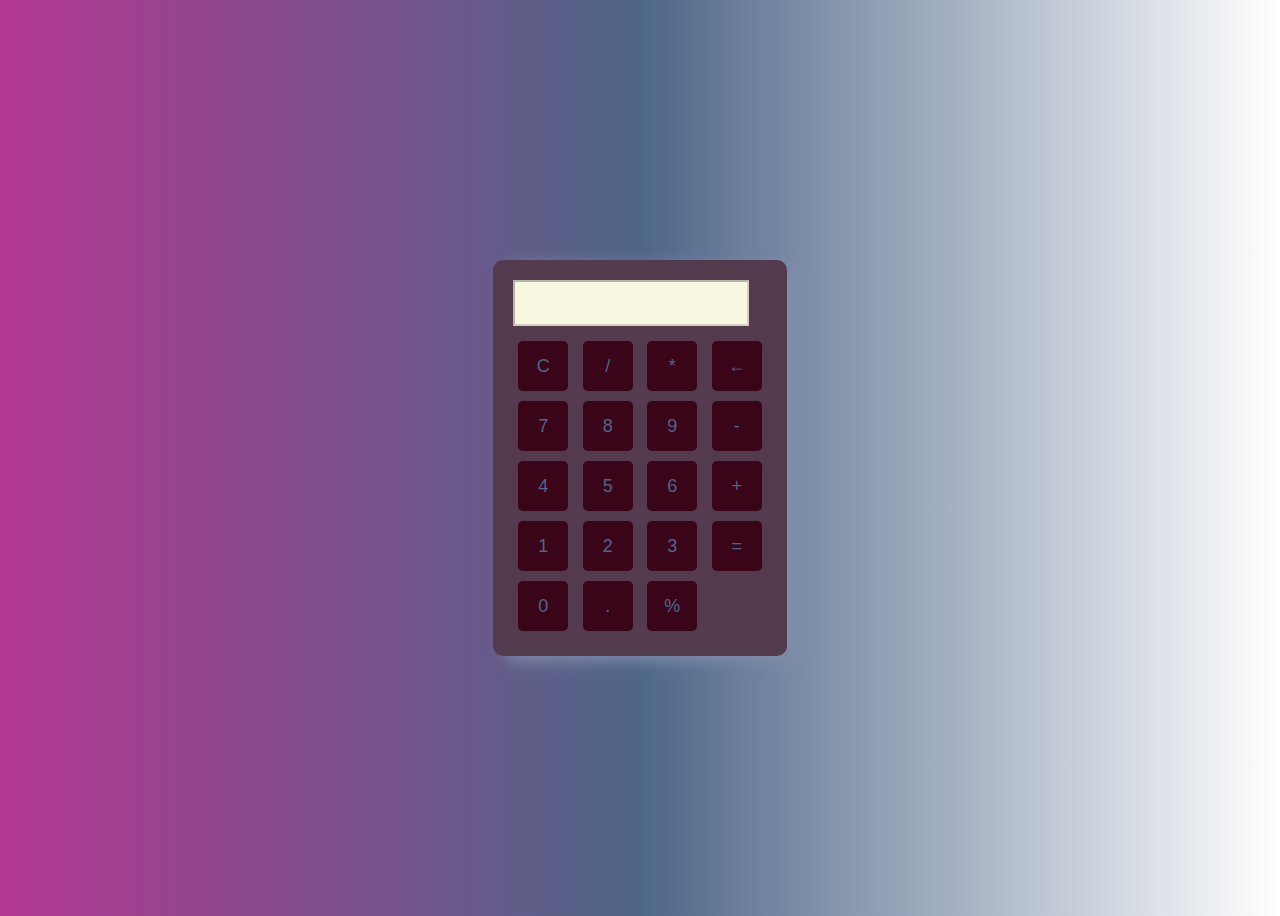
<file: calculator/index.html>
<!DOCTYPE html>
<html lang="en">
<head>
  <meta charset="UTF-8" />
  <meta name="viewport" content="width=device-width, initial-scale=1.0"/>
  <title>Calculator</title>
  <link rel="stylesheet" href="style.css">
  
</head>
<body>
  <div class="calculator">
    <input type="text" id="display" disabled />
    <div class="buttons">
      <button onclick="clearDisplay()">C</button>
      <button onclick="appendValue('/')">/</button>
      <button onclick="appendValue('*')">*</button>
      <button onclick="deleteLast()">←</button><br/>
      <button onclick="appendValue('7')">7</button>
      <button onclick="appendValue('8')">8</button>
      <button onclick="appendValue('9')">9</button>
      <button onclick="appendValue('-')">-</button><br/>
      <button onclick="appendValue('4')">4</button>
      <button onclick="appendValue('5')">5</button>
      <button onclick="appendValue('6')">6</button>
      <button onclick="appendValue('+')">+</button><br/>
      <button onclick="appendValue('1')">1</button>
      <button onclick="appendValue('2')">2</button>
      <button onclick="appendValue('3')">3</button>
      <button onclick="calculateResult()">=</button><br/>
      <button onclick="appendValue('0')">0</button>
      <button onclick="appendValue('.')">.</button>
      <button onclick="appendValue('%')">%</button><br/>
    </div>
  </div>
<script src="first.js"></script>
</body>
</html>
</file>
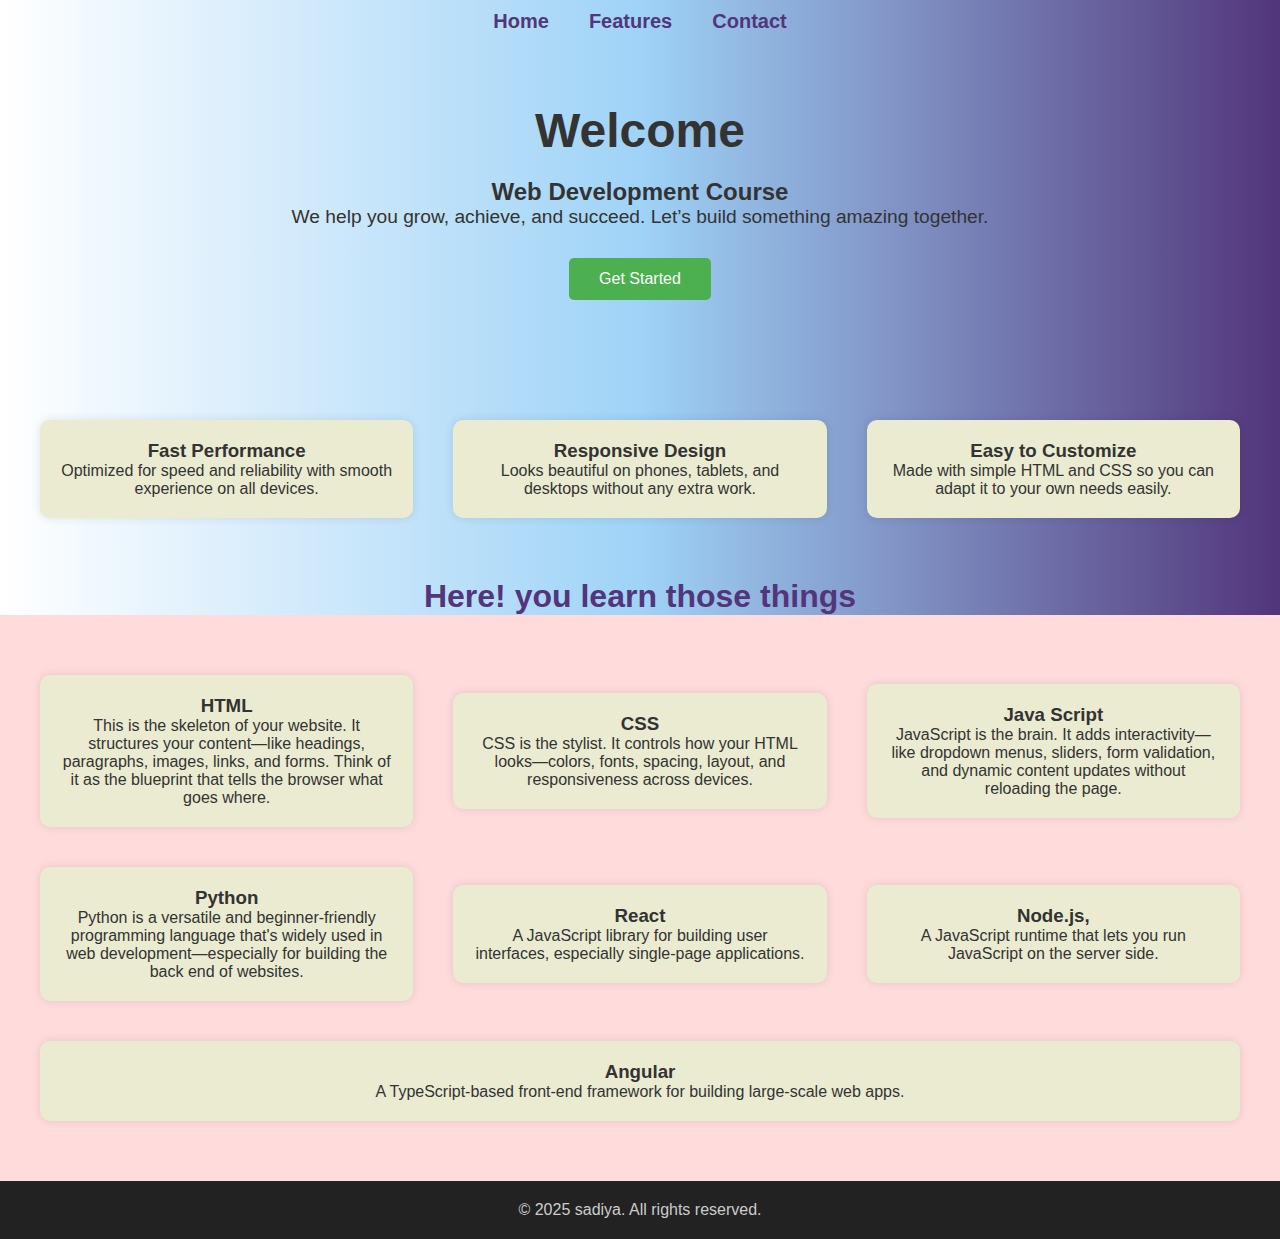
<file: landing page/index.html>
<!DOCTYPE html>
<html lang="en">
<head>
  <meta charset="UTF-8" />
  <meta name="viewport" content="width=device-width, initial-scale=1.0"/>
  <title>Landing Page</title>
    <link rel="stylesheet" href="style.css">
</head>
<body>

  <nav>
    <ul>
      <li><a href="#Home">Home</a></li>
      <li><a href="#Features">Features</a></li>
      <li><a href="#Contact">Contact</a></li>
    </ul>
  </nav>

  <section class="hero">
    <h1>Welcome</h1>
    <h2>Web Development Course</h2>
    <p>We help you grow, achieve, and succeed. Let’s build something amazing together.</p>
    <button>Get Started</button>
  </section>

  <section class="features1">
    <div class="feature">
      <h3>Fast Performance</h3>
      <p>Optimized for speed and reliability with smooth experience on all devices.</p>
    </div>
    <div class="feature">
      <h3>Responsive Design</h3>
      <p>Looks beautiful on phones, tablets, and desktops without any extra work.</p>
    </div>
    <div class="feature">
      <h3>Easy to Customize</h3>
      <p>Made with simple HTML and CSS so you can adapt it to your own needs easily.</p>
    </div>
  </section>
  <h3 class="heading">Here! you learn those things</h3>
  <section class="features2">
 <div class="feature">
      <h3>HTML</h3>
      <p>This is the skeleton of your website. It structures your content—like headings, paragraphs, images, links, and forms. Think of it as the blueprint that tells the browser what goes where.</p>
    </div>
     <div class="feature">
      <h3>CSS</h3>
      <p>CSS is the stylist. It controls how your HTML looks—colors, fonts, spacing, layout, and responsiveness across devices.</p>
    </div>
     <div class="feature">
      <h3>Java Script</h3>
      <p>JavaScript is the brain. It adds interactivity—like dropdown menus, sliders, form validation, and dynamic content updates without reloading the page.</p>
    </div>
     <div class="feature">
      <h3>Python</h3>
      <p>Python is a versatile and beginner-friendly programming language that's widely used in web development—especially for building the back end of websites.</p>
    </div>
     <div class="feature">
      <h3>React</h3>
      <p>A JavaScript library for building user interfaces, especially single-page applications.</p>
    </div>
    <div class="feature">
      <h3>Node.js,</h3>
      <p> A JavaScript runtime that lets you run JavaScript on the server side.</p>
    </div>
    <div class="feature">
        <h3>Angular</h3>
        <p>A TypeScript-based front-end framework for building large-scale web apps.
</p>
    </div>
  </section>

  <footer>
    <p>&copy; 2025 sadiya. All rights reserved.</p>
  </footer>

</body>
</html>
</file>
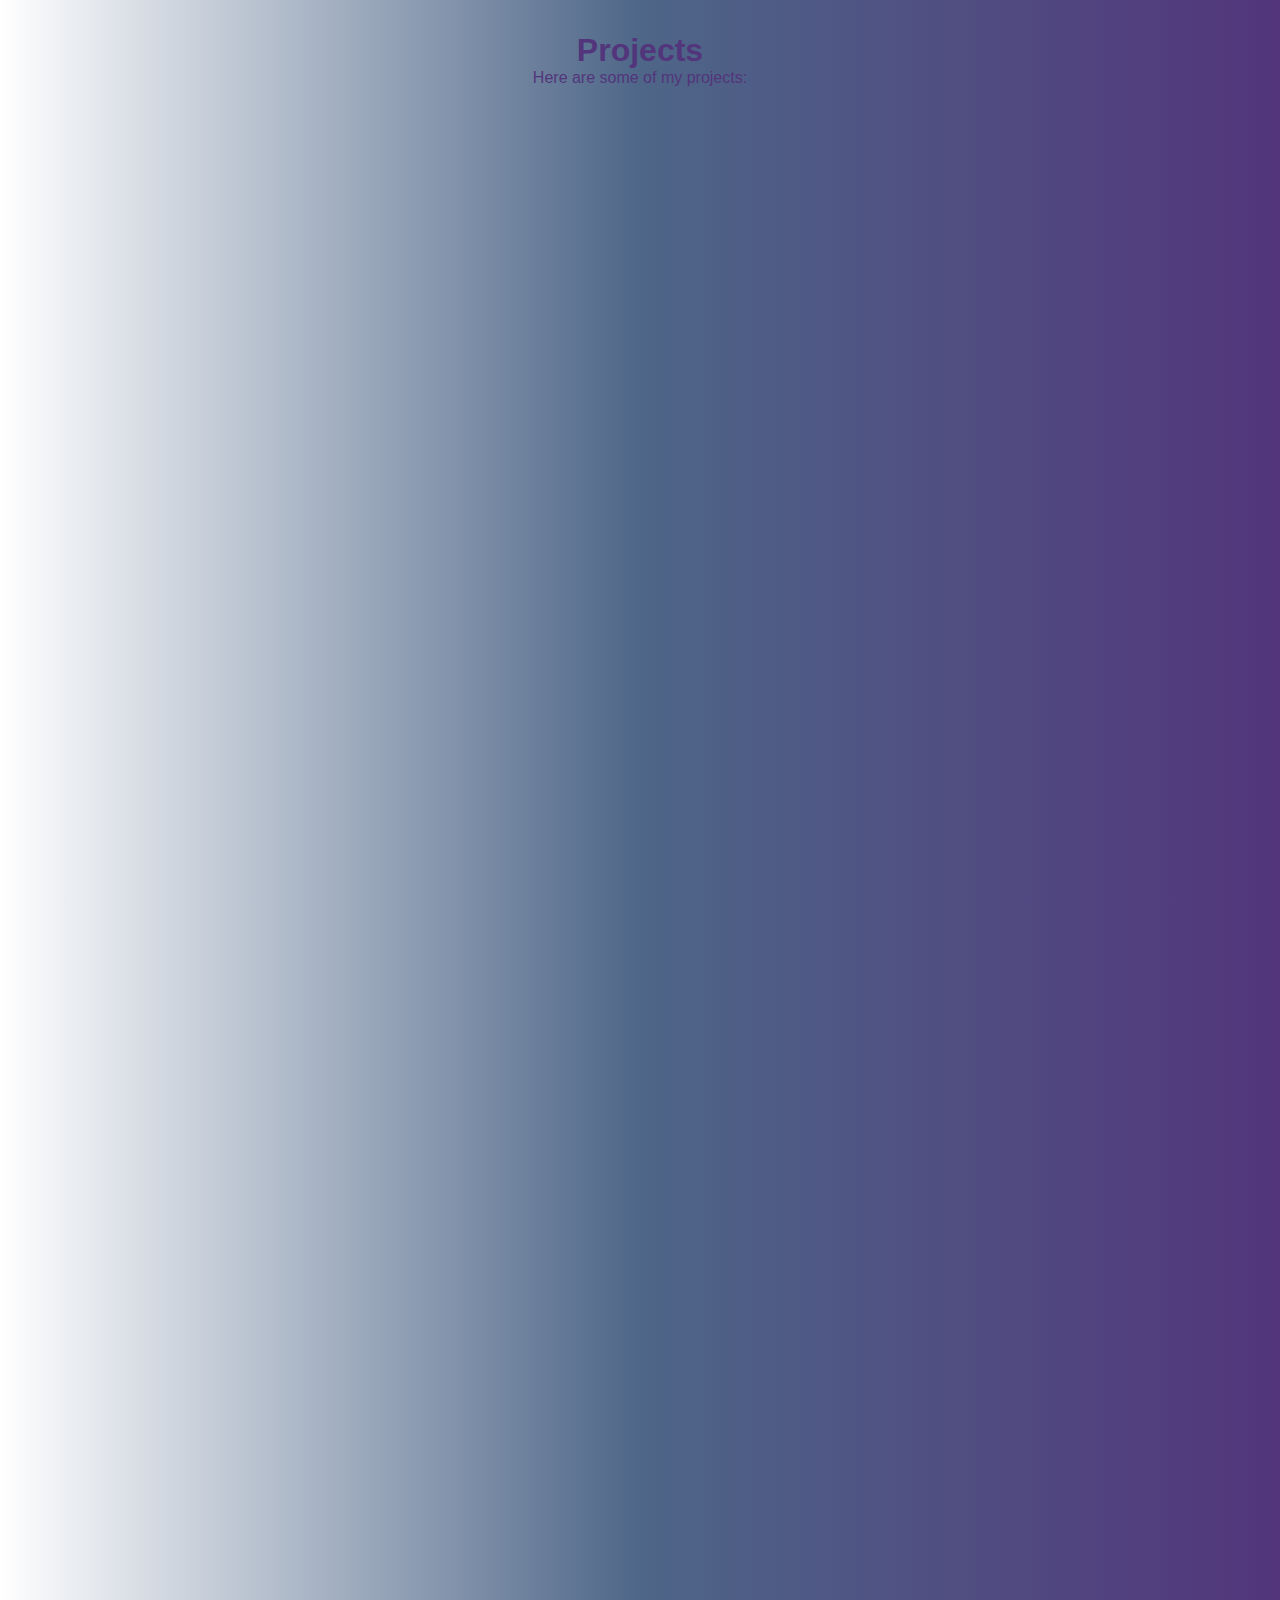
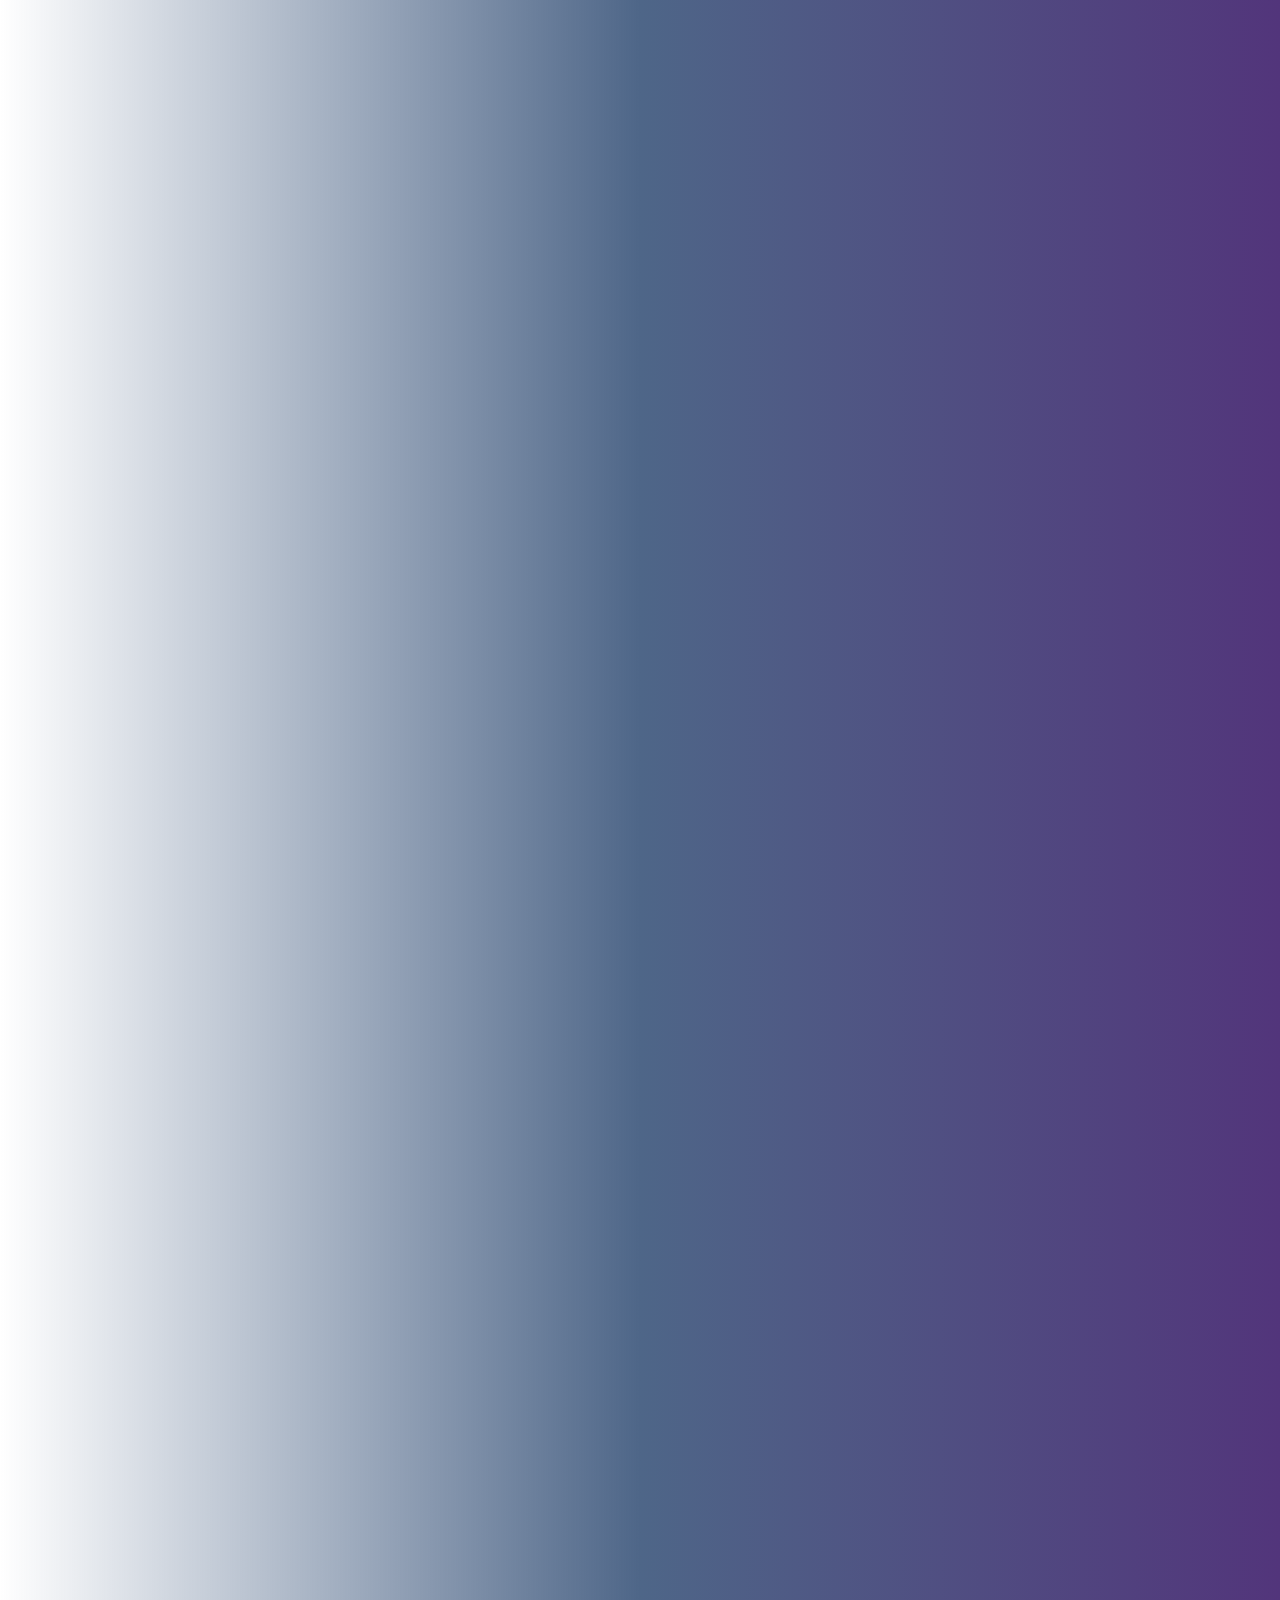
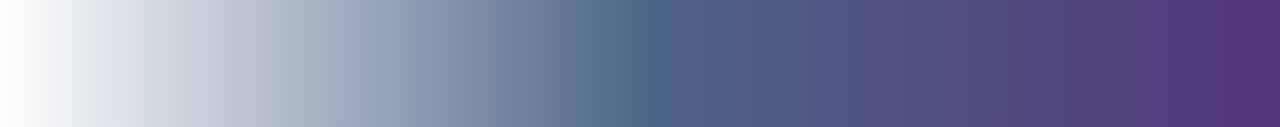
<file: Projects.html>
<!DOCTYPE html>
<html lang="en">
<head>
    <meta charset="UTF-8">
    <meta name="viewport" content="width=device-width, initial-scale=1.0">
    <title>Projects</title>
    <link rel="stylesheet" href="style.css">
</head>
<body>
    <h1>Projects</h1>
    <p>Here are some of my projects:</p>
    <div class="projects">
     <div class="project">
        <h2>Medicinal plant </h2>
        <p>"Medicinal plants are natural sources of healing compounds that have been used for centuries in traditional medicine systems like Ayurveda, Unani, and Chinese medicine. These plants produce a wide range of chemical substances—such as alkaloids, glycosides, and polyphenols—that help defend against pests and diseases, and many of these compoundsin humans".
         </p>
       <div class="p1img">
       <img src="images/p1.jpg" alt="" class="p1img">
    </div>
    </div>
   <div class="project">
    <h2>Guess the Number</h2>
    <p>"Guess the Number" is a simple Python game where the computer selects a random number, and the player tries to guess it. After each attempt, the program provides hints—whether the guess is too high or too low—until the correct number is guessed. It's a great way to learn basic programming concepts like loops, conditionals, and user input handling."</p>
    <div class="p2img">
        <img src="images/p2.png" alt="" class="p1img">
    </div>
   </div>

    <div class="project">
        <h2>slideshow</h2>
    <p>simple slideshow using the tkinter library. It loads images from a folder called images, cycles through them using itertools.cycle, and updates the displayed image every two seconds with the after method. The use of Label to show images and PhotoImage to handle them in the GUI is a classic approach in tkinter.</p>
        <div class="p2img">
        <img src="images/p3.jpg" alt="" class="p1img">
        </div>
    </div>
     <div class="project">
        <h2>Tic-Tac-Toe</h2>
    <p>"Tic-Tac-Toe" is a classic two-player game where players take turns marking spaces in a 3x3 grid with either 'X' or 'O'. The objective is to be the first to get three of their marks in a row, either horizontally, vertically, or diagonally. The game can end in a win for one player or a draw if all spaces are filled without a winner.
</p>
    <div class="p2img">
        <img src="images/p4.jpg" alt="" class="p1img">
    </div>
    </div>
    </div>
                                                    

    </div>
    
</body>
</html>
</file>
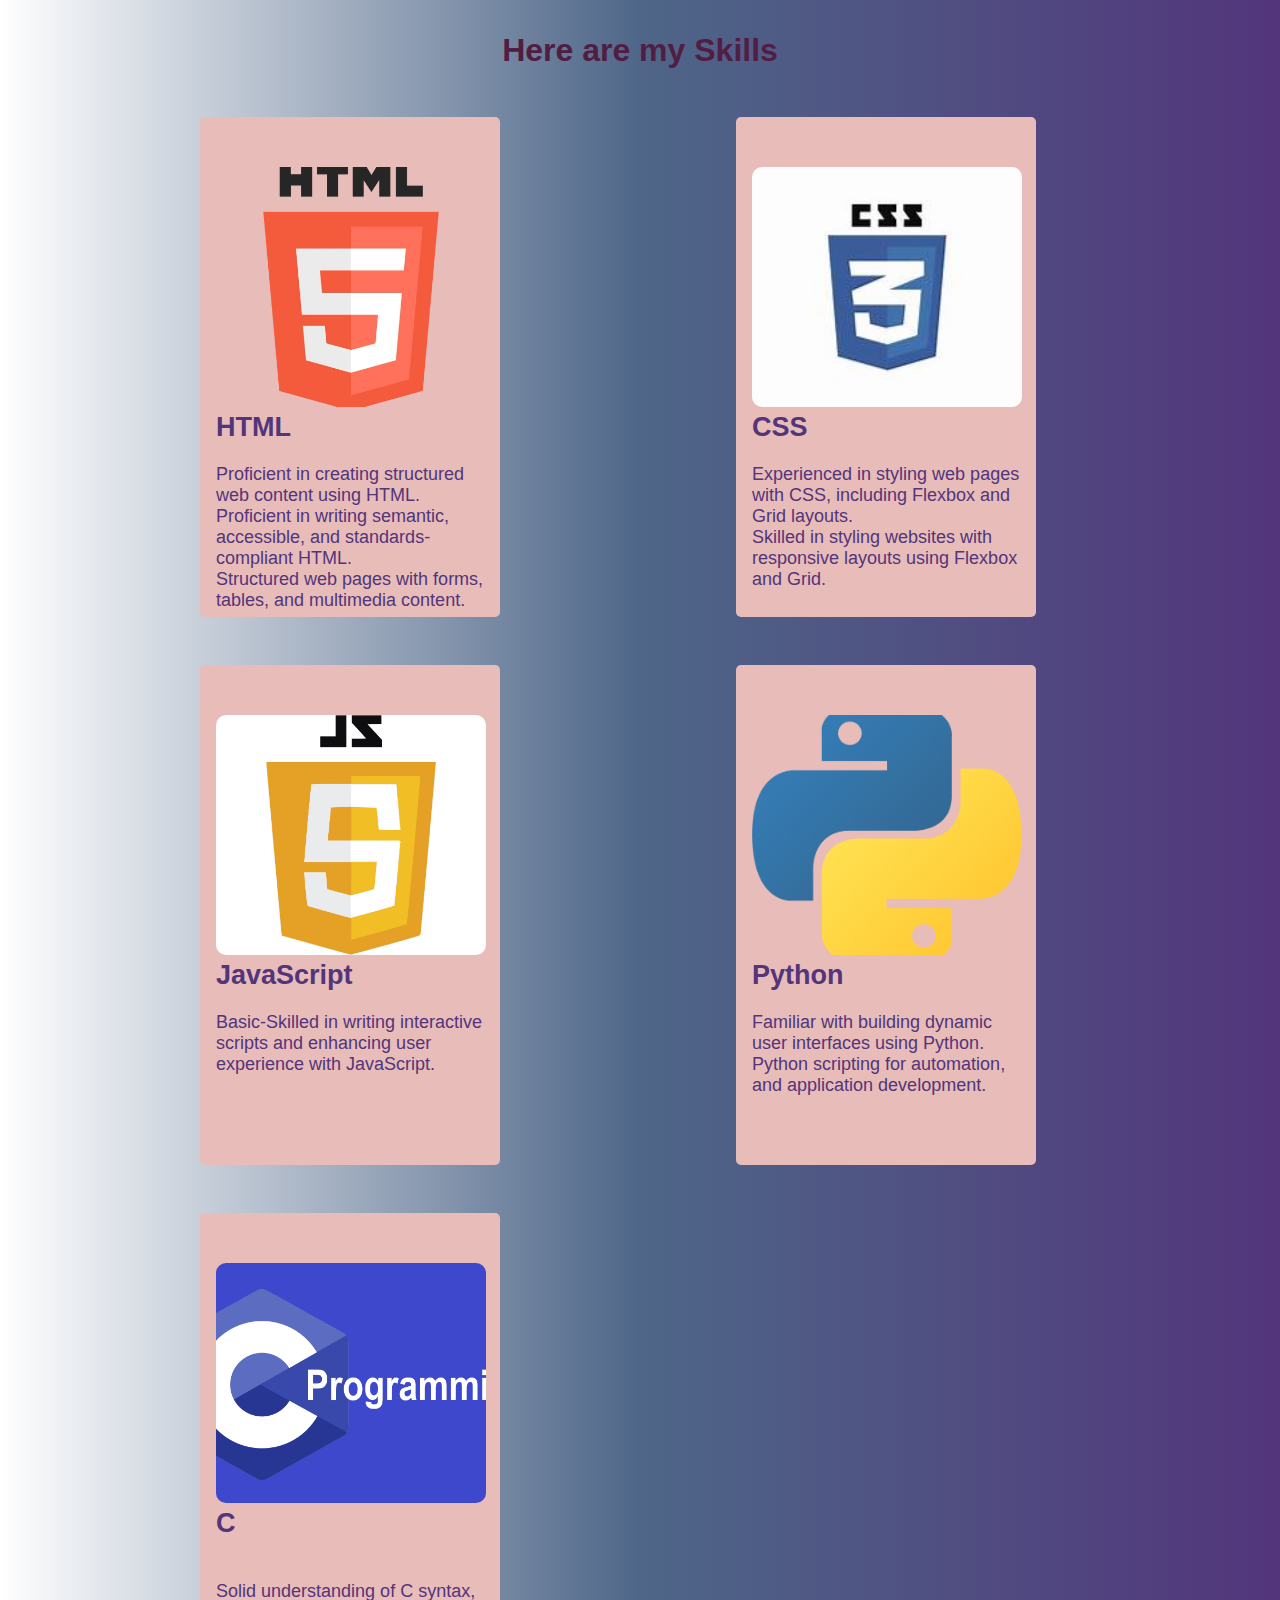
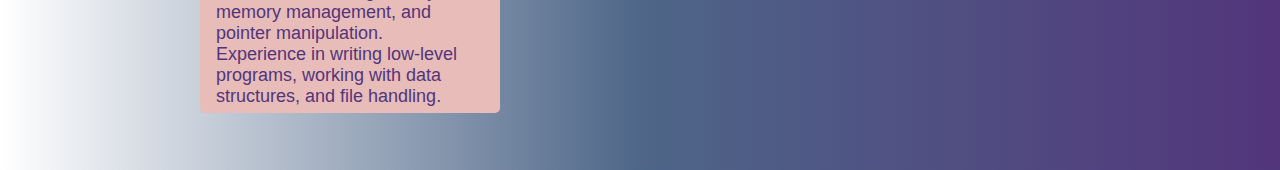
<file: Skills.html>
<!DOCTYPE html>
<html lang="en">
<head>
    <meta charset="UTF-8">
    <meta name="viewport" content="width=device-width, initial-scale=1.0">
    <title>Skills</title>
    <link rel="stylesheet" href="style.css">
</head>
<body>
    <h1 class="skill-h1">Here are my Skills</h1>
    <div class="skills-container">
        <div class="skill-item">
            <div class="html">
                <img src="images/html.webp" alt="htmlpic" class="skill-pic">
                <h2>HTML</h2>
            <p>Proficient in creating structured web content using HTML.
                Proficient in writing semantic, accessible, and standards-compliant HTML.
                Structured web pages with forms, tables, and multimedia content.
            </p>
            </div>
            
        </div>
        <div class="skill-item">
            <div class="css">
                <img src="images/css.jpg" alt="csspic" class="skill-pic">
                 <h2>CSS</h2>
                 <p>Experienced in styling web pages with CSS, including Flexbox and Grid layouts.
                    Skilled in styling websites with responsive layouts using Flexbox and Grid.
                    
                 </p>
            </div>
           
        </div>
        <div class="skill-item">
            <div class="js">
                <img src="images/JavaScript-Logo.jpg" alt="jspic" class="skill-pic">
                <h2>JavaScript</h2>
            <p>Basic-Skilled in writing interactive scripts and enhancing user experience with JavaScript.
            </p>
            </div>
            
        </div>
        <div class="skill-item">
            <div class="python">
                <img src="images/python-logo.png" alt="pythonpic" class="skill-pic">
                 <h2>Python</h2>
            <p>Familiar with building dynamic user interfaces using Python.
               Python scripting for automation, and application development.
            </p>
            </div>
        </div>
        <div class="skill-item">
            <div class="c">
                <img src="images/c-programming-1.png" alt="cpic" class="skill-pic">
                <h2>C</h2>
            <p>
                Solid understanding of C syntax, memory management, and pointer manipulation.
               Experience in writing low-level programs, working with data structures, and file handling.
            </p>
            </div>
            
        </div>


</body>
</html>
</file>
<file: calculator/style.css>
body {
      font-family:  'Poppins', sans-serif;
      background: linear-gradient(-90deg,transparent, #4E6688, #B33791);
      display: flex;
      justify-content: center;
      align-items: center;
      height: 100vh;
    }
    .calculator {
      background: #533B4D;
      padding: 20px;
      border-radius: 10px;
      box-shadow: 12px 5px 15px #7F8CAA;
    }
    #display {
      background: #F8F8E1;
      width: 220px;
      height: 40px;
      font-size: 20px;
      margin-bottom: 10px;
      text-align: right;
      padding-right: 10px;
    }
    .buttons button {
      width: 50px;
      height: 50px;
      font-size: 18px;
      margin: 5px;
      border: none;
      border-radius: 5px;
      background: #3A0519;
      color: #4E6688;
      cursor: pointer;
    }
    .buttons button:hover {
      background: #555;
    }
</file>
<file: landing page/style.css>
* {
      box-sizing: border-box;
      margin: 0;
      padding: 0;
    }
    body {
      font-family: " Arial", sans-serif;
       background: linear-gradient(90deg,transparent, #9fd3f7, #52357B);
      color: #333;
    }
    header {
      background: #213448;
      padding: 20px 0;
      text-align: center;
      color: white;
    }
    nav ul {
      display: flex;
      justify-content: center;
      list-style: none;
      padding: 10px 0;
      margin: 0;
    }
    nav ul :hover {
      background: #7C4585;
      color: rgb(251, 148, 148);
    }
    nav ul li {
      margin: 0 20px;
    }
    nav ul li a {
      color: #52357B;
      text-decoration: none;
      font-weight: bold;
      font-size: 20px;
    }
    .hero {
      padding: 60px 20px;
      text-align: center;
      /* background: linear-gradient(90deg,#adebdf, #06202B); */
    }
    .hero h1 {
      font-size: 3em;
      margin-bottom: 20px;
    }
    .hero p {
      font-size: 1.2em;
      margin-bottom: 30px;
    }
    .hero button {
      background: #4CAF50;
      color: white;
      border: none;
      padding: 12px 30px;
      font-size: 1em;
      border-radius: 5px;
      cursor: pointer;
    }
    .hero button:hover {
      background: #213448;
    }
    .features1{
      display: flex;
      flex-wrap: wrap;
      justify-content: space-around;
      padding: 40px 20px;
      text-align: center;
      align-items: center;
    }
    .features2{
      display: flex;
      flex-wrap: wrap;
      justify-content: space-around;
      padding: 40px 20px;
      background: #FFDBDB;
      text-align: center;
      align-items: center;
    }
    .feature {
      flex: 1 1 300px;
      margin: 20px;
      padding: 20px;
      border-radius: 10px;
      box-shadow: 0 0 10px rgba(0,0,0,0.1);
      background: #EAEBD0;
    }
    .heading{
      color: #52357B;
      text-align: center;
      font-size: 2em;
    }
    footer {
      background: #222;
      color: #ccc;
      text-align: center;
      padding: 20px;
    }
</file>
<file: style.css>
*{
    margin: 0;
    padding: 0;
    box-sizing: border-box;
    font-family: 'Poppins', sans-serif;
    text-decoration: none;
}
body{
    height: 100vh;
    text-align: center;
    padding: 2rem;
    color: #52357B;
     background: linear-gradient(90deg,transparent, #4E6688, #52357B);
    /* background-color: #ECFAE5; */
}
.header-content{
    display: flex;
    justify-content: space-between;
    align-items: center;
    margin:0 auto;
    max-width: 1280px;
    padding: 1rem;
}
.logo{
    display: flex;
    font-size: 2rem;
    font-weight: bold;
    color: #333;
    align-items: center;
gap: 0.625rem;
}
.logo-icon{
    height: 5.875rem;
    width: 5.875rem;
    border-radius: 50%;
    background-color: #333;
    display: flex;
    justify-content: center;
    align-items: center;
}
.logo-text{
        font-size: 2rem;
        color: #52357B;
}
.nav{
    display: flex;
    gap: 2rem;
    font-size: 1.5rem;
    }
.nav-link{
    color: #333;
font-size: 1.125rem;
    font-weight: 500;
    transition: color 0.3s;
}
.content-section{
    width:150vh;
    
}
    .nav-link:hover{
    color: #511D43;
    }
    .contact-button{
        background-color: #52357B;
        color: #fff;
        padding: 0.5rem 1rem;
        border: none;
        border-radius: 5px;
    }
    .contact-button:hover{
        background-color: #B2D8CE;
        color: #fff;
    }
.menu-button{
    display: none;
    background-color: #511D43;
    color: #52357B;
    border: none;
    border-radius: 5px;
    padding: 0.5rem 1rem;
    font-size: 1.125rem;
}
/* ye left/right ke bhar k area h    511D43 */
 .main{
    width:100%;
    margin: 20px ;
    padding: 20px;
    background-color: #B2D8CE;
    border-radius: 5px;
    box-shadow: 0 2px 5px rgba(0, 0, 0, 0.1);
display: flex;
    flex-direction: row;
    align-items: center;
    justify-content: center;
    gap: 2rem;
    /* margin-left: 20rem; */
}
.left-container{
    width: 50%;
    height: 100vh;
    padding: 1rem;
    border-radius: 10px;
    animation: slidefromleft 2s ease forwards;
    opacity: 0;
text-align: center;
display: flex;
flex-direction: column;
/* background:linear-gradient(45deg,#4E6688, #52357B,70%); */
}
@keyframes slidefromleft {
    0% {
        transform: translateX(-100%);
        opacity: 0;
    }
    100% {
        transform: translateX(0);
        opacity: 1;
    }
}
.right-container{
     width: 50%;
    height: 100vh;
    padding: 0rem;
    border-radius: 10px;
    text-align:  center;
    animation: slidefromright 2s ease forwards;
    opacity:0;
    display: flex;
    flex-direction: column;
    background: linear-gradient(90deg,transparent, #4E6688, #511D43);
}   
@keyframes slidefromright {
    0% {
        transform: translateX(100%);
        opacity: 0;
    }
    100% {
        transform: translateX(0);
        opacity: 1;
    }
}
.icons .fa-brands{
    color: white;
    font-size: 1.7rem;
}
.icons .fa-brands:hover{
    color: #511D43;
    cursor: pointer;
    background-color: (white, #511D43);
    -webkit-background-clip: text;
    -webkit-text-fill-color: transparent black;
}
.icons{
    display: flex;
    justify-content: center;
    align-items: center;
    gap: 1rem;
    margin-top: 1rem;
    flex-direction: column;
    position: absolute;
    top: 200px; 
}
.content{
    margin-left: 4rem;
    color: #fff;
    font-size: 1.5rem;
    font-weight: 500;
    margin-top: 1rem;
    text-align: center;
    display: flex;
    flex-direction: column;
    align-items: center;
}
.content h2{
    font-size: 2rem;
    margin-bottom: 1rem;
}
.content h1{
    font-size: 4rem;
    margin-bottom: 1rem;
}
.content #name{
    color: #B2D8CE;
}
/* skills */
.skill-h1{
    font-size: 2rem;
    margin-bottom: 1rem;
    color: #511D43;
}

.skills-container{
    flex-wrap: wrap;
      display: grid;
    grid-template-columns: repeat(2, 1fr);
    gap: 2rem;
    margin-top: 2rem;
    margin-left: 9rem;
    color: #52357B;
    padding: 0.5rem 1rem;
    border-radius: 5px;
    font-size: 1.125rem;
    transition: transform 0.3s, background-color 0.3s;
}
.skill:hover{
    transform: scale(1.05);
    background-color: #4E6688;
    color: #333446;
}
.skill-item{
    margin: 0.5rem;
    padding: 0.5rem 1rem;
    border-radius: 5px;
    background-color: #E8BCB9;
    color: #52357B;
    font-size: 1.125rem;
    width: 300px;
    height:  500px;
    object-fit: fill;
    text-overflow: hidden;
    text-align: left;
    white-space: pre-line;
}
.skill-pic{
    width: 30vh;
    height: 15rem;
    border-radius: 10px;
    object-fit: cover;
}
/* Responsive Design */
@media (max-width: 768px) {
    .header-content{
        flex-direction: column;
        align-items: center;
    }
    .nav{
        flex-direction: column;
        gap: 1rem;
    }
    .menu-button{
        display: block;
    }
    .main{
        flex-direction: column;
        width: 100%;
    }
    .left-container, .right-container{
        width: 100%;
        height: auto;
    }
}
@media (max-width: 480px) {
    .nav-link{
        font-size: 1.125rem;
    }
    .content h1{
        font-size: 2.5rem;
    }
    .content h2{
        font-size: 1.5rem;
    }
    .content{
        margin-left: 0;
    }
    .icons .fa-brands{
        font-size: 1.5rem;
    }
}
@media (max-width: 360px) {
    .nav-link{
        font-size: 1rem;
    }
    .content h1{
        font-size: 2rem;
    }
    .content h2{
        font-size: 1.25rem;
    }
    .icons .fa-brands{
        font-size: 1.3rem;
    }
}
@media (max-width: 320px) {
    .nav-link{
        font-size: 0.875rem;
    }
    .content h1{
        font-size: 1.75rem;
    }
    .content h2{
        font-size: 1.125rem;
    }
    .icons .fa-brands{
        font-size: 1.2rem;
    }
}
/* Dark Mode */
@media (prefers-color-scheme: dark) {
    body{
        background: linear-gradient(90deg,transparent, #DA6C6C, #52357B);
        color: #fff;
    }
    .header-content{
        color: #fff;
    }
    .nav-link{
        color: #fff;
    }
    .nav-link:hover{
        color: #B2D8CE;
    }
    .contact-button{
        background-color: #B2D8CE;
        color: #52357B;
    }
    .contact-button:hover{
        background-color: #4E6688;
        color: #fff;
    }
}
/* projects */
.projects{
    height: 360vh;
        flex-wrap: wrap;
      display: grid;
     grid-template-columns: repeat(2, 2fr);
    color: #52357B;
    padding: 0.5rem 1rem;
    border-radius: 5px;
    font-size: 1.125rem;
    transition: transform 0.3s, background-color 0.3s;
    gap: 1rem;
}
.project{
    font-size: large;
    color: #333;
    width: 60%;
    height: 100vh;
    padding: 1rem;
    margin-right: 1rem;
    margin-left: 0%;
    border-radius: 10px;
    animation: slidefromleft 2s ease forwards;
    opacity: 0;
white-space: pre-line;
gap: 1rem;
}
.p1img{
    /* box-shadow: #333 0px 0px 10px; */
    width: 100%;
    height: 59rem;
    border-radius: 10px;
    object-fit: cover;
}
</file>
